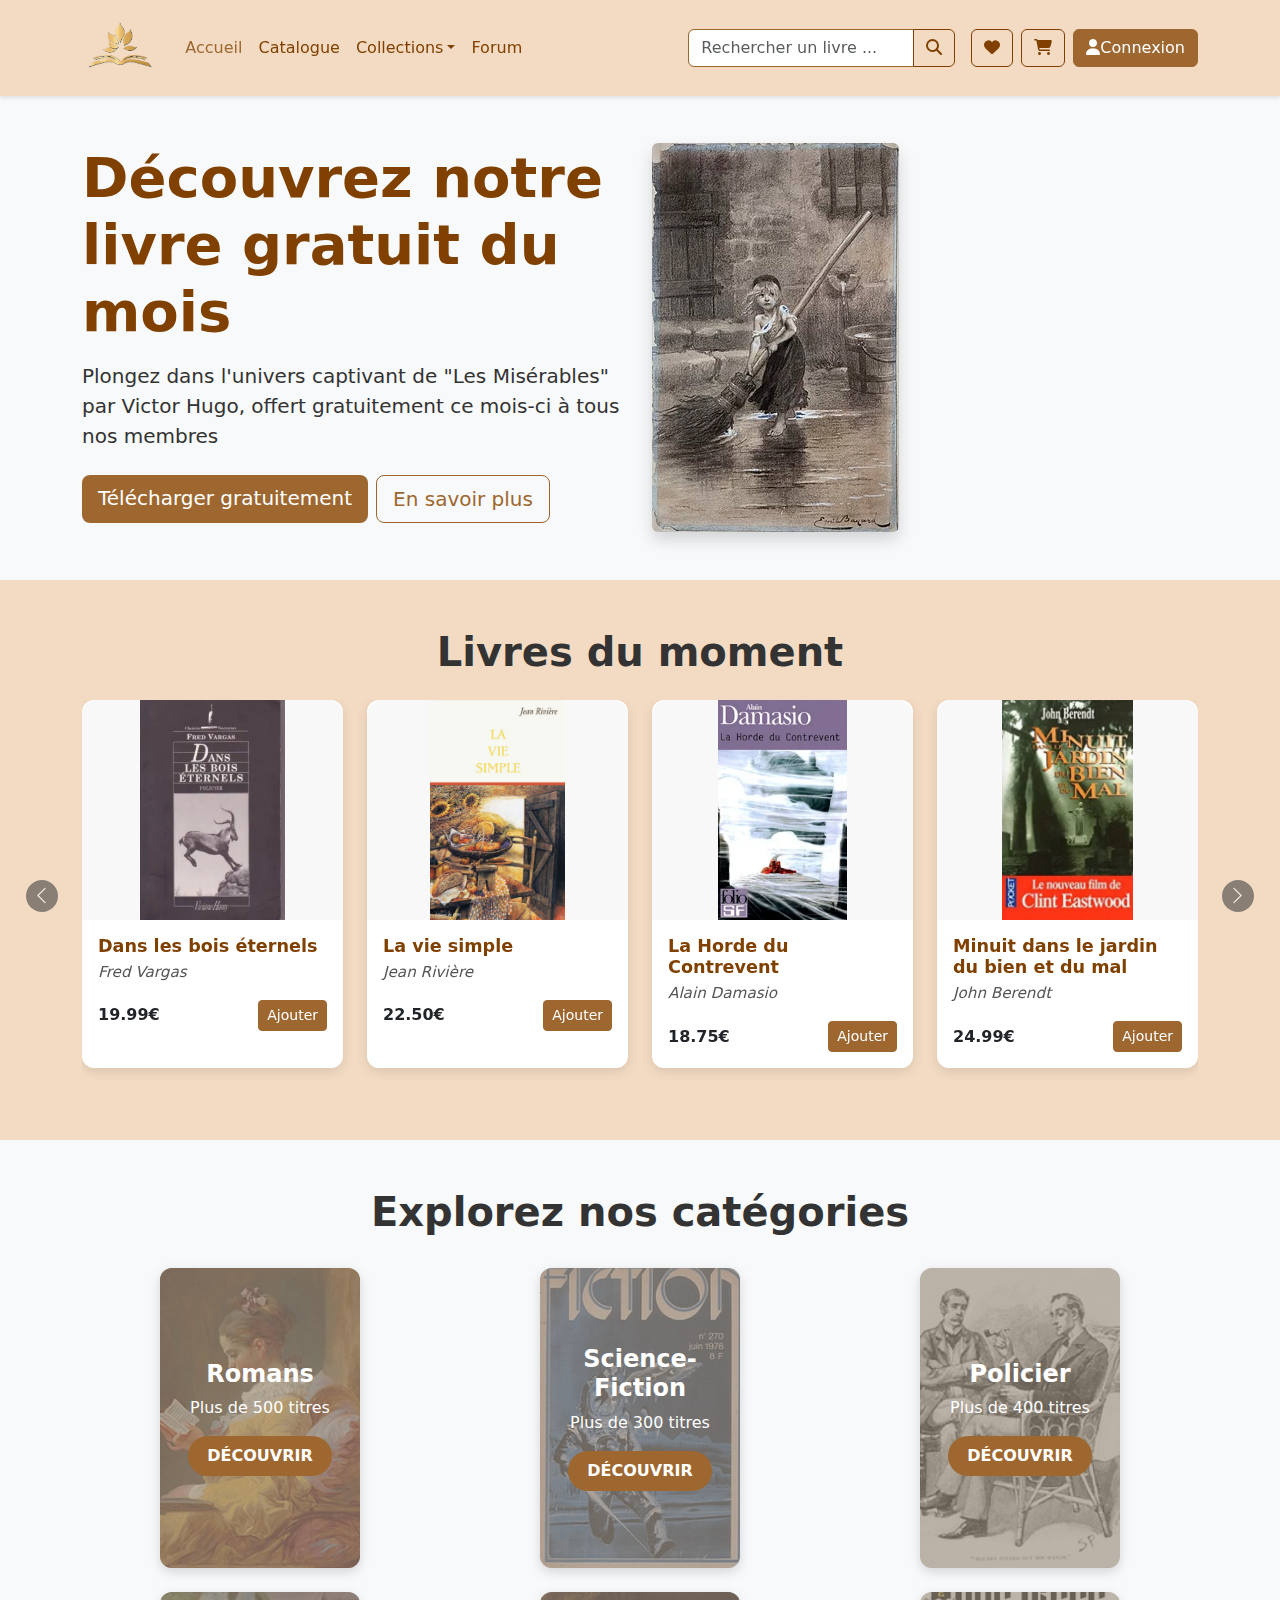
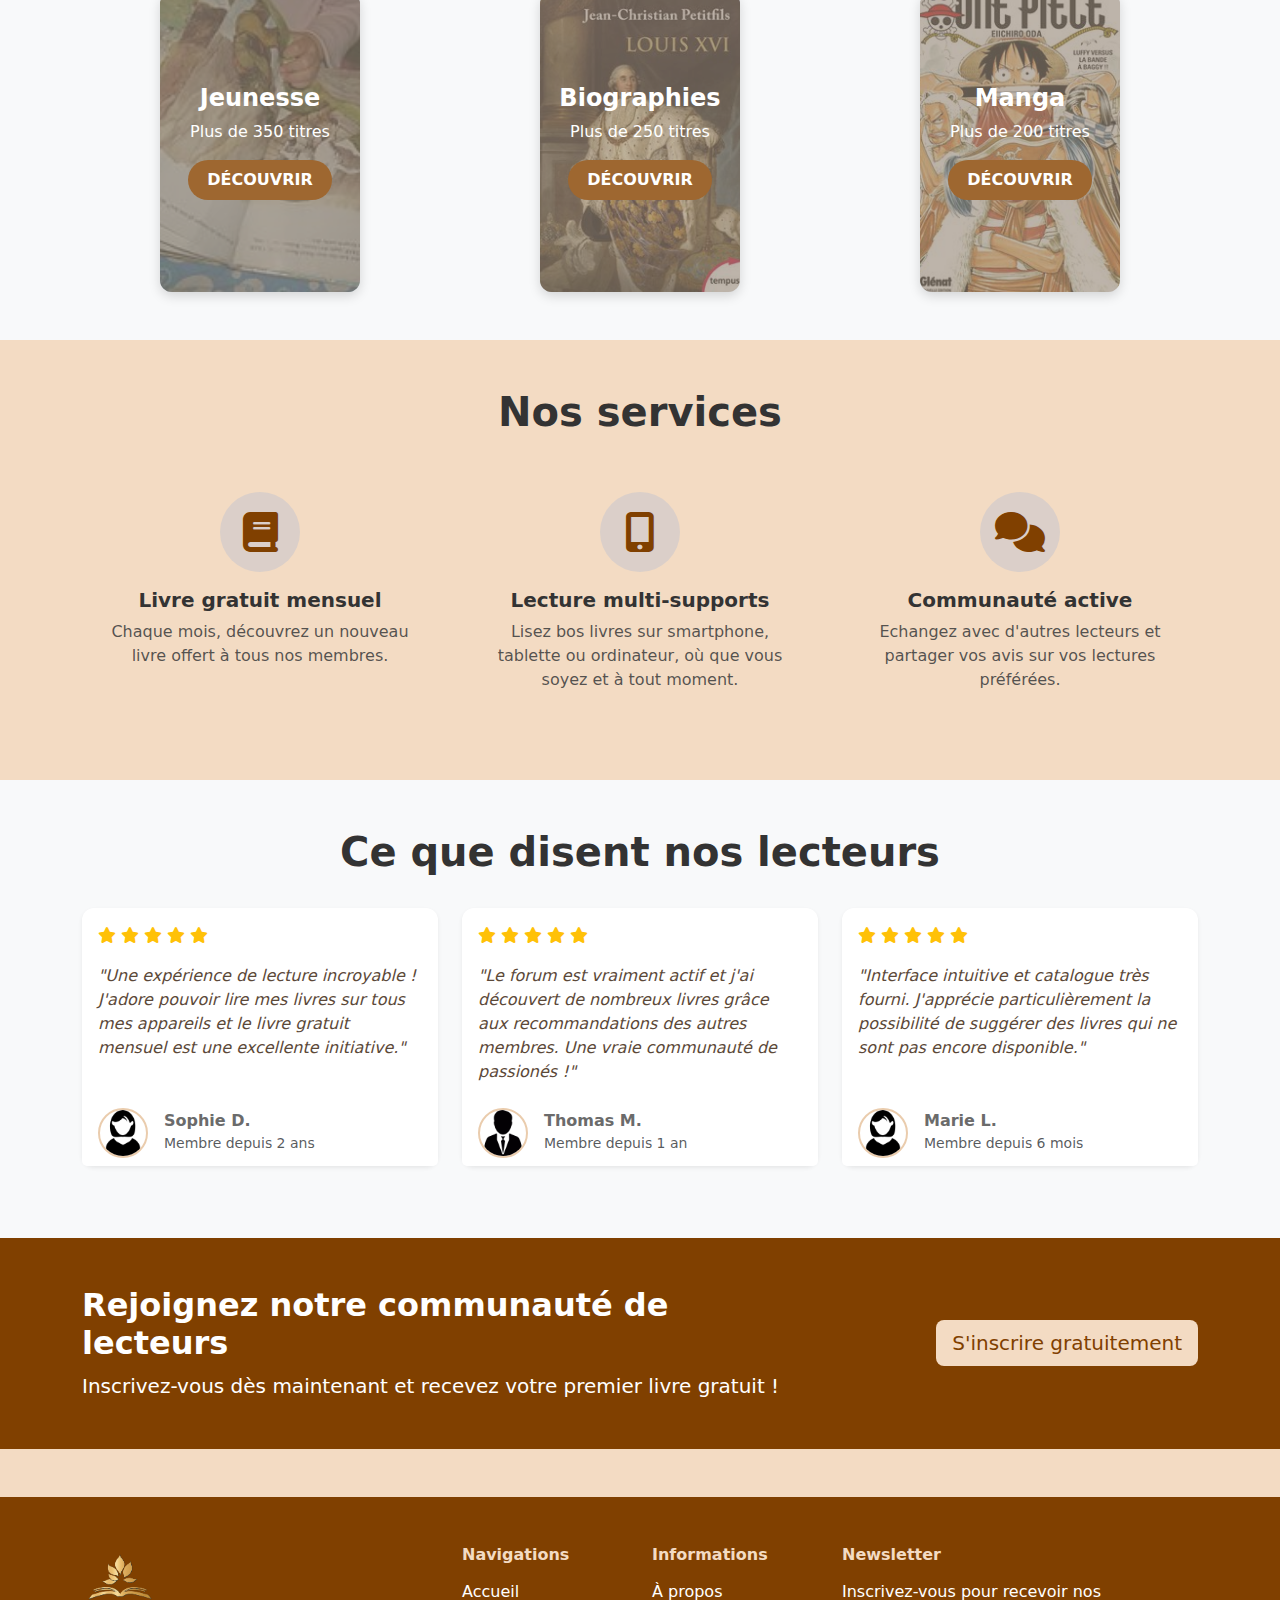
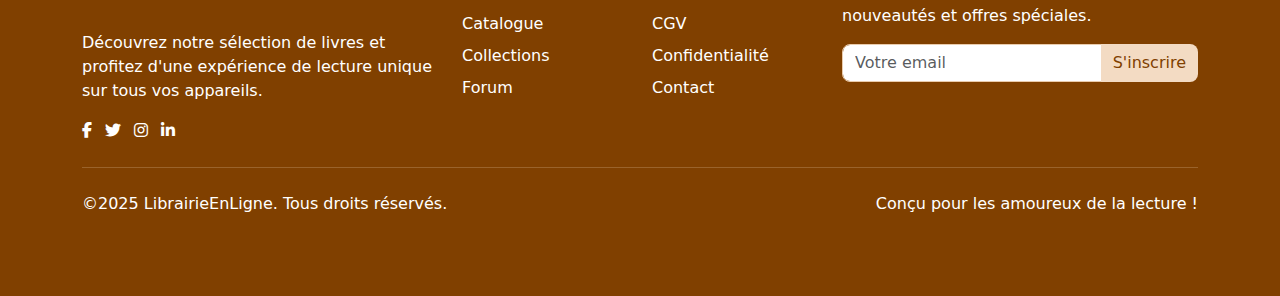
<file: index.html>
<!DOCTYPE html>
<html lang="fr">
<head>
    <meta charset="UTF-8">
    <meta name="viewport" content="width=device-width, initial-scale=1.0">
    <title>LibrairieEnLigne - Découvrez notre sélection de livres</title>
    
    <!-- Bootstrap -->
    <link href="https://cdn.jsdelivr.net/npm/bootstrap@5.3.5/dist/css/bootstrap.min.css" rel="stylesheet">
    <!-- Font Awesome Icons -->
    <link rel="stylesheet" href="https://cdnjs.cloudflare.com/ajax/libs/font-awesome/6.7.2/css/all.min.css" />

    <link rel="stylesheet" href="./css/style.css">
</head>
<body>
    <header>
        <nav class="navbar navbar-expand-lg navbar-light navbar-custom">
            <div class="container">
                <a class="navbar-brand" href="index.html">
                    <img src="/img/logo.png" alt="Librairie en ligne Logo" height="70">
                </a>
                <button class="navbar-toggler" type="button" data-bs-toggle="collapse" data-bs-target="#navbarMain" aria-controls="navbarMain" aria-expanded="false" aria-label="Toggle navigation">
                    <span class="navbar-toggler-icon"></span>
                </button>
                <div class="collapse navbar-collapse" id="navbarMain">
                    <ul class="navbar-nav me-auto mb-2 mb-lg-0">
                        <li class="nav-item">
                            <a class="nav-link active" aria-current="page" href="index.html">Accueil</a>
                        </li>
                        <li class="nav-item">
                            <a class="nav-link" href="./html/catalogue.html">Catalogue</a>
                        </li>
                        <li class="nav-item dropdown">
                            <a class="nav-link dropdown-toggle" href="#" id="navbarDropdown" role="button" data-bs-toggle="dropdown" aria-expanded="false">Collections</a>
                            <ul class="dropdown-menu" aria-labelledby="navbarDropdown">
                                <li><a class="dropdown-item" href="#">Romans</a></li>
                                <li><a class="dropdown-item" href="#">Science-Fiction</a></li>
                                <li><a class="dropdown-item" href="#">Policier</a></li>
                                <li><hr class="dropdown-divider"></li>
                                <li><a class="dropdown-item" href="#">Toutes les collections</a></li>
                            </ul>
                        </li>
                        <li class="nav-item">
                            <a class="nav-link" href="./html/forum.html">Forum</a>
                        </li>
                    </ul>
                    <form class="d-flex me-3">
                        <div class="input-group">
                            <input class="form-control" type="search" placeholder="Rechercher un livre ..." aria-label="Search">
                            <button class="btn btn-outline-primary" type="submit">
                                <i class="fa-solid fa-magnifying-glass"></i>
                            </button>
                        </div>
                    </form>
                    <div class="d-flex">
                        <a href="#" class="btn btn-outline-secondary me-2" data-bs-toggle="tooltip" title="Favoris">
                            <i class="fa-solid fa-heart"></i>
                        </a>
                        <a href="#" class="btn btn-outline-secondary me-2" data-bs-toggle="tooltip" title="Panier">
                            <i class="fa-solid fa-cart-shopping"></i>
                        </a>
                        <a href="#" class="btn btn-primary">
                            <i class="fa-solid fa-user"></i>Connexion
                        </a>
                    </div>
                </div>
            </div>
        </nav>
    </header>

    <!-- Contenu principal -->
    <section class="hero-banner bg-light py-5">
        <div class="container">
            <div class="row align-items-center">
                <div class="col-lg-6 mb-4 mb-lg-0">
                    <h1 class="display-4 fw-bold mb-3">Découvrez notre livre gratuit du mois</h1>
                    <p class="lead mb-4">Plongez dans l'univers captivant de "Les Misérables" par Victor Hugo, offert gratuitement ce mois-ci à tous nos membres</p>
                    <div class="d-flex flex-wrap">
                        <a href="#" class="btn btn-accent btn-lg me-2 mb-2">Télécharger gratuitement</a>
                        <a href="#" class="btn btn-outline-primary btn-lg mb-2">En savoir plus</a>
                    </div>
                </div>
                <div class="col-lg-6">
                    <img src="/img/victor_hugo.png" alt="Livre du mois" class="img-fluid rounded shadow">
                </div>
            </div>
        </div>
    </section>
    
    <!-- Livres du moment-->
    <section class="py-5">
        <div class="container position-relative">
            <h2 class="section-title mb-4"> Livres du moment</h2>
            <div id="carouselBooks" class="carousel slide" data-bs-ride="carousel">
                <div class="carousel-inner">
                    <div class="carousel-item active">
                        <div class="row">
                            <div class="col-md-3 col-sm-6 mb-4">
                                <div class="card book-card">
                                    <div class="img-container">
                                        <img src="/img/fred_vargas.png" class="card-img-top" alt="Livre 1">
                                    </div>
                                    <div class="card-body">
                                        <h5 class="card-title">Dans les bois éternels</h5>
                                        <p class="card-text">Fred Vargas</p>
                                        <div class="d-flex justify-content-between align-items-center">
                                            <span class="fw-bold">19.99€</span>
                                            <button class="btn btn-sm btn-primary">Ajouter</button>
                                        </div>
                                    </div>
                                </div>
                            </div>
                            <div class="col-md-3 col-sm-6 mb-4">
                                <div class="card book-card">
                                    <div class="img-container">
                                        <img src="/img/jean_riviere.png" class="card-img-top" alt="Livre 2">
                                    </div>
                                    <div class="card-body">
                                        <h5 class="card-title">La vie simple</h5>
                                        <p class="card-text">Jean Rivière</p>
                                        <div class="d-flex justify-content-between align-items-center">
                                            <span class="fw-bold">22.50€</span>
                                            <button class="btn btn-sm btn-primary">Ajouter</button>
                                        </div>
                                    </div>
                                </div>
                            </div>
                            <div class="col-md-3 col-sm-6 mb-4">
                                <div class="card book-card">
                                    <div class="img-container">
                                        <img src="/img/alain_damasio.png" class="card-img-top" alt="Livre 3">
                                    </div>
                                    <div class="card-body">
                                        <h5 class="card-title">La Horde du Contrevent</h5>
                                        <p class="card-text">Alain Damasio</p>
                                        <div class="d-flex justify-content-between align-items-center">
                                            <span class="fw-bold">18.75€</span>
                                            <button class="btn btn-sm btn-primary">Ajouter</button>
                                        </div>
                                    </div>
                                </div>
                            </div>
                            <div class="col-md-3 col-sm-6 mb-4">
                                <div class="card book-card">
                                    <div class="img-container">
                                        <img src="/img/john_berendt.png" class="card-img-top" alt="Livre 4">
                                    </div>
                                    <div class="card-body">
                                        <h5 class="card-title">Minuit dans le jardin du bien et du mal</h5>
                                        <p class="card-text">John Berendt</p>
                                        <div class="d-flex justify-content-between align-items-center">
                                            <span class="fw-bold">24.99€</span>
                                            <button class="btn btn-sm btn-primary">Ajouter</button>
                                        </div>
                                    </div>
                                </div>
                            </div>
                        </div>
                    </div>
                    <div class="carousel-item">
                        <div class="row">
                            <div class="col-md-3 col-sm-6 mb-4">
                                <div class="card book-card">
                                    <div class="img-container">
                                        <img src="/img/joel_dicker.png" class="card-img-top" alt="Livre 5">
                                    </div>
                                    <div class="card-body">
                                        <h5 class="card-title">L'énigme de la chambre 622</h5>
                                        <p class="card-text">Joël Dicker</p>
                                        <div class="d-flex justify-content-between align-items-center">
                                            <span class="fw-bold">17.99€</span>
                                            <button class="btn btn-sm btn-primary">Ajouter</button>
                                        </div>
                                    </div>
                                </div>
                            </div>
                            <div class="col-md-3 col-sm-6 mb-4">
                                <div class="card book-card h-100">
                                    <div class="img-container">
                                        <img src="/img/alexiane_lys.png" class="card-img-top" alt="Livre 6">
                                    </div>
                                    <div class="card-body">
                                        <h5 class="card-title">Les Ailes d'Emeraude</h5>
                                        <p class="card-text">Alexiane de Lys</p>
                                        <div class="d-flex justify-content-between align-items-center">
                                            <span class="fw-bold">21.50€</span>
                                            <button class="btn btn-sm btn-primary">Ajouter</button>
                                        </div>
                                    </div>
                                </div>
                            </div>
                            <div class="col-md-3 col-sm-6 mb-4">
                                <div class="card book-card">
                                    <div class="img-container">
                                        <img src="/img/kate_morton.png" class="card-img-top" alt="Livre 7">
                                    </div>
                                    <div class="card-body">
                                        <h5 class="card-title">Le Jardin des Secrets</h5>
                                        <p class="card-text">Kate Morton</p>
                                        <div class="d-flex justify-content-between align-items-center">
                                            <span class="fw-bold">19.25€</span>
                                            <button class="btn btn-sm btn-primary">Ajouter</button>
                                        </div>
                                    </div>
                                </div>
                            </div>
                            <div class="col-md-3 col-sm-6 mb-4">
                                <div class="card book-card">
                                    <div class="img-container">
                                        <img src="/img/jp_dubois.png" class="card-img-top" alt="Livre 8">
                                    </div>
                                    <div class="card-body">
                                        <h5 class="card-title">Tous les hommes n'habitent pas ...</h5>
                                        <p class="card-text">Jean-Paul Dubois</p>
                                        <div class="d-flex justify-content-between align-items-center">
                                            <span class="fw-bold">23.99€</span>
                                            <button class="btn btn-sm btn-primary">Ajouter</button>
                                        </div>
                                    </div>
                                </div>
                            </div>
                        </div>
                    </div>
                </div>
                <button class="carousel-control-prev" type="button" data-bs-target="#carouselBooks" data-bs-slide="prev">
                    <span class="carousel-control-prev-icon bg-dark rounded-circle" aria-hidden="true"></span>
                    <span class="visually-hidden">Précédent</span>
                </button>
                <button class="carousel-control-next" type="button" data-bs-target="#carouselBooks" data-bs-slide="next">
                    <span class="carousel-control-next-icon bg-dark rounded-circle" aria-hidden="true"></span>
                    <span class="visually-hidden">Suivant</span>
                </button>
            </div>
        </div>
    </section>
    
     <!-- Catégories -->
    <section class="py-5 bg-light">
        <div class="container">
            <h2 class="section-title">Explorez nos catégories</h2>
            <div class="row g-4">
                <div class="col-lg-4 col-md-6">
                    <div class="category-card">
                        <img src="/img/roman.png" alt="Romans">
                        <div class="category-overlay">
                            <h3 class="category-title">Romans</h3>
                            <p class="category-count">Plus de 500 titres</p>
                            <a href="#" class="btn category-btn">Découvrir</a>
                        </div>
                    </div>
                </div>
                <div class="col-lg-4 col-md-6">
                    <div class="category-card">
                        <img src="/img/sci-fi.png" alt="Science-Fiction">
                        <div class="category-overlay">
                            <h3 class="category-title">Science-Fiction</h3>
                            <p class="category-count">Plus de 300 titres</p>
                            <a href="#" class="btn category-btn">Découvrir</a>
                        </div>
                    </div>
                </div>
                <div class="col-lg-4 col-md-6">
                    <div class="category-card">
                        <img src="/img/policier.png" alt="Policier">
                        <div class="category-overlay">
                            <h3 class="category-title">Policier</h3>
                            <p class="category-count">Plus de 400 titres</p>
                            <a href="#" class="btn category-btn">Découvrir</a>
                        </div>
                    </div>
                </div>
                <div class="col-lg-4 col-md-6">
                    <div class="category-card">
                        <img src="/img/jeunesse.png" alt="Jeunesse">
                        <div class="category-overlay">
                            <h3 class="category-title">Jeunesse</h3>
                            <p class="category-count">Plus de 350 titres</p>
                            <a href="#" class="btn category-btn">Découvrir</a>
                        </div>
                    </div>
                </div>
                <div class="col-lg-4 col-md-6">
                    <div class="category-card">
                        <img src="/img/biographie.png" alt="Biographies">
                        <div class="category-overlay">
                            <h3 class="category-title">Biographies</h3>
                            <p class="category-count">Plus de 250 titres</p>
                            <a href="#" class="btn category-btn">Découvrir</a>
                        </div>
                    </div>
                </div>
                <div class="col-lg-4 col-md-6">
                    <div class="category-card">
                        <img src="/img/manga.png" alt="Manga">
                        <div class="category-overlay">
                            <h3 class="category-title">Manga</h3>
                            <p class="category-count">Plus de 200 titres</p>
                            <a href="#" class="btn category-btn">Découvrir</a>
                        </div>
                    </div>
                </div>
            </div>
        </div>
    </section>
    
      <!-- Services -->
    <section class="py-5">
        <div class="container">
            <h2 class="section-title">Nos services</h2>
            <div class="row g-4">
                <div class="col-md-4">
                    <div class="text-center p-4">
                        <div class="feature-icon bg-primary bg-opacity-10 p-3 rounded-circle mb-3 mx-auto" style="width: 80px; height: 80px;">
                            <i class="fa-solid fa-book fa-2x"></i>
                        </div>
                        <h3 class="h5">Livre gratuit mensuel</h3>
                        <p class="text-muted">Chaque mois, découvrez un nouveau livre offert à tous nos membres.</p>
                    </div>
                </div>
                <div class="col-md-4">
                    <div class="text-center p-4">
                        <div class="feature-icon bg-primary bg-opacity-10 p-3 rounded-circle mb-3 mx-auto" style="width: 80px; height: 80px;">
                            <i class="fas fa-mobile-alt fa-2x"></i>
                        </div>
                        <h3 class="h5">Lecture multi-supports</h3>
                        <p class="text-muted">Lisez bos livres sur smartphone, tablette ou ordinateur, où que vous soyez et à tout moment.</p>
                    </div>
                </div>
                <div class="col-md-4">
                    <div class="text-center p-4">
                        <div class="feature-icon bg-primary bg-opacity-10 p-3 rounded-circle mb-3 mx-auto" style="width: 80px; height: 80px;">
                            <i class="fas fa-comments fa-2x"></i>
                        </div>
                        <h3 class="h5">Communauté active</h3>
                        <p class="text-muted">Echangez avec d'autres lecteurs et partager vos avis sur vos lectures préférées.</p>
                    </div>
                </div>
            </div>
        </div>
    </section>
    
    <!-- Témoignages -->
    <section class="py-5 bg-light">
        <div class="container">
            <h2 class="section-title">Ce que disent nos lecteurs</h2>
            <div class="row">
                <div class="col-lg-4 col-md-6 mb-4">
                    <div class="card h-100 border-0 shadow-sm">
                        <div class="card-body">
                            <div class="mb-3">
                                <i class="fas fa-star text-warning"></i>
                                <i class="fas fa-star text-warning"></i>
                                <i class="fas fa-star text-warning"></i>
                                <i class="fas fa-star text-warning"></i>
                                <i class="fas fa-star text-warning"></i>
                            </div>
                            <p class="card-text">"Une expérience de lecture incroyable ! J'adore pouvoir lire mes livres sur tous mes appareils et le livre gratuit mensuel est une excellente initiative."</p>
                        </div>
                        <div class="card-footer bg-white border-0">
                            <div class="d-flex align-items-center">
                                <img src="/img/woman-avatar.png" class="rounded-circle me-3" alt="Sophie D.">
                                <div>
                                    <h6 class="mb-0">Sophie D.</h6>
                                    <small class="text-muted">Membre depuis 2 ans</small>
                                </div>
                            </div>
                        </div>
                    </div>
                </div>
                <div class="col-lg-4 col-md-6 mb-4">
                    <div class="card h-100 border-0 shadow-sm">
                        <div class="card-body">
                            <div class="mb-3">
                                <i class="fas fa-star text-warning"></i>
                                <i class="fas fa-star text-warning"></i>
                                <i class="fas fa-star text-warning"></i>
                                <i class="fas fa-star text-warning"></i>
                                <i class="fas fa-star text-warning"></i>
                            </div>
                            <p class="card-text">"Le forum est vraiment actif et j'ai découvert de nombreux livres grâce aux recommandations des autres membres. Une vraie communauté de passionés !"</p>
                        </div>
                        <div class="card-footer bg-white border-0">
                            <div class="d-flex align-items-center">
                                <img src="/img/man-in-suit-and-tie.png" class="rounded-circle me-3" alt="Thomas M.">
                                <div>
                                    <h6 class="mb-0">Thomas M.</h6>
                                    <small class="text-muted">Membre depuis 1 an</small>
                                </div>
                            </div>
                        </div>
                    </div>
                </div>
                <div class="col-lg-4 col-md-6 mb-4">
                    <div class="card h-100 border-0 shadow-sm">
                        <div class="card-body">
                            <div class="mb-3">
                                <i class="fas fa-star text-warning"></i>
                                <i class="fas fa-star text-warning"></i>
                                <i class="fas fa-star text-warning"></i>
                                <i class="fas fa-star text-warning"></i>
                                <i class="fas fa-star text-warning"></i>
                            </div>
                            <p class="card-text">"Interface intuitive et catalogue très fourni. J'apprécie particulièrement la possibilité de suggérer des livres qui ne sont pas encore disponible."</p>
                        </div>
                        <div class="card-footer bg-white border-0">
                            <div class="d-flex align-items-center">
                                <img src="/img/woman-avatar.png" class="rounded-circle me-3" alt="Marie L.">
                                <div>
                                    <h6 class="mb-0">Marie L.</h6>
                                    <small class="text-muted">Membre depuis 6 mois</small>
                                </div>
                            </div>
                        </div>
                    </div>
                </div>
            </div>
        </div>
    </section>
    
    <!-- Actions -->
    <section class="py-5 bg-primary text-white">
        <div class="container">
            <div class="row align-items-center">
                <div class="col-lg-8 mb-4 mb-lg-0">
                    <h2 class="fw-bold">Rejoignez notre communauté de lecteurs</h2>
                    <p class="lead mb-0">Inscrivez-vous dès maintenant et recevez votre premier livre gratuit !</p>
                </div>
                <div class="col-lg-4 text-lg-end">
                    <a href="#" class="btn btn-light btn-lg">S'inscrire gratuitement</a>
                </div>
            </div>
        </div>
    </section>

    <footer class="footer mt-5">
        <div class="container">
            <div class="row">
                <div class="col-lg-4 mb-4 mb-lg-0">
                    <img src="/img/logo.png" alt="LibrairieEnLigne Logo" class="mb-3">
                    <p>Découvrez notre sélection de livres et profitez d'une expérience de lecture unique sur tous vos appareils.</p>
                    <div class="social-links">
                        <a href="#" class="text-white me-2"><i class="fab fa-facebook-f"></i></a>
                        <a href="#" class="text-white me-2"><i class="fab fa-twitter"></i></a>
                        <a href="#" class="text-white me-2"><i class="fab fa-instagram"></i></a>
                        <a href="#" class="text-white"><i class="fab fa-linkedin-in"></i></a>
                    </div>
                </div>
                <div class="col-lg-2 col-md-4 mb-4 mb-md-0">
                    <h5>Navigations</h5>
                    <ul class="list-unstyled">
                        <li class="mb-2"><a href="../index.html" class="text-white text-decoration-none">Accueil</a></li>
                        <li class="mb-2"><a href="./html/catalogue.html" class="text-white text-decoration-none">Catalogue</a></li>
                        <li class="mb-2"><a href="#" class="text-white text-decoration-none">Collections</a></li>
                        <li class="mb-2"><a href="./html/forum.html" class="text-white text-decoration-none">Forum</a></li>
                    </ul>
                </div>
                <div class="col-lg-2 col-md-4 mb-4 mb-md-0">
                    <h5>Informations</h5>
                    <ul class="list-unstyled">
                        <li class="mb-2"><a href="#" class="text-white text-decoration-none">À propos</a></li>
                        <li class="mb-2"><a href="#" class="text-white text-decoration-none">CGV</a></li>
                        <li class="mb-2"><a href="#" class="text-white text-decoration-none">Confidentialité</a></li>
                        <li class="mb-2"><a href="#" class="text-white text-decoration-none">Contact</a></li>
                    </ul>
                </div>
                <div class="col-lg-4 col-md-4">
                    <h5>Newsletter</h5>
                    <p>Inscrivez-vous pour recevoir nos nouveautés et offres spéciales.</p>
                    <form>
                        <div class="input-group mb-3">
                            <input type="email" class="form-control" placeholder="Votre email" aria-label="Email" aria-describedby="button-newsletter">
                            <button class="btn btn-accent" type="button" id="button-newsletter">S'inscrire</button>
                        </div>
                    </form>
                </div>
            </div>
            <hr class="my-4 bg-light">
            <div class="row">
                <div class="col-md-6 text-center text-md-start">
                    <p class="mb-0">&copy;2025 LibrairieEnLigne. Tous droits réservés.</p>
                </div>
                <div class="col-md-6 text-center text-md-end">
                    <p class="mb-0">Conçu pour les amoureux de la lecture !</p>
                </div>
            </div>
        </div>
    </footer>

    
    <!-- // Bootstrap JS Bundle //-->
    <script src="https://cdn.jsdelivr.net/npm/bootstrap@5.3.5/dist/js/bootstrap.bundle.min.js"></script>
    <script src="./js/script.js"></script>
</body>
</html>
</file>
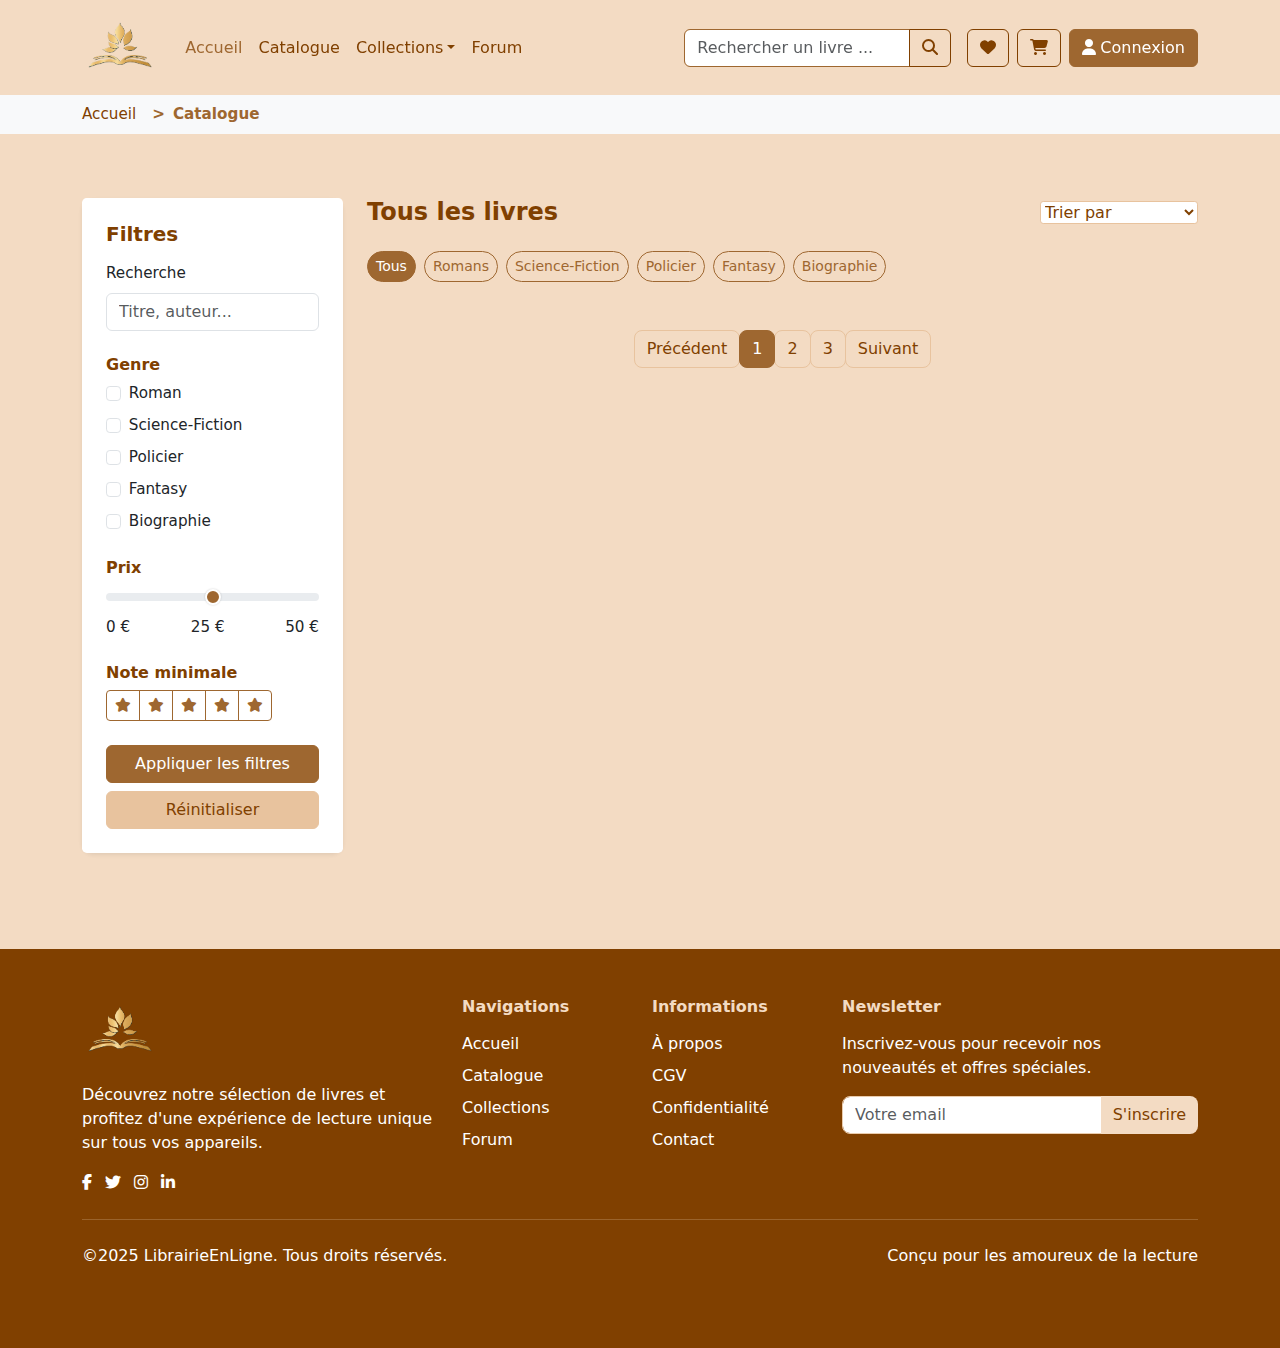
<file: html/catalogue.html>
<!DOCTYPE html>
<html lang="fr">
<head>
    <meta charset="UTF-8">
    <meta name="viewport" content="width=device-width, initial-scale=1.0">
    <title>LibrairieEnLigne - Découvrez notre sélection de livres</title>
    
    <!-- Bootstrap -->
    <link href="https://cdn.jsdelivr.net/npm/bootstrap@5.3.5/dist/css/bootstrap.min.css" rel="stylesheet">
    <!-- Font Awesome Icons -->
    <link rel="stylesheet" href="https://cdnjs.cloudflare.com/ajax/libs/font-awesome/6.7.2/css/all.min.css" />

    <link rel="stylesheet" href="../css/style.css">
</head>
<body class="catalogue-page">
    <header>
        <nav class="navbar navbar-expand-lg navbar-light navbar-custom">
            <div class="container">
                <a class="navbar-brand" href="../index.html">
                    <img src="../img/logo.png" alt="Librairie en ligne Logo" height="70">
                </a>
                <button class="navbar-toggler" type="button" data-bs-toggle="collapse" data-bs-target="#navbarMain" aria-controls="navbarMain" aria-expanded="false" aria-label="Toggle navigation">
                    <span class="navbar-toggler-icon"></span>
                </button>
                <div class="collapse navbar-collapse" id="navbarMain">
                    <ul class="navbar-nav me-auto mb-2 mb-lg-0">
                        <li class="nav-item">
                            <a class="nav-link active" aria-current="page" href="../index.html">Accueil</a>
                        </li>
                        <li class="nav-item">
                            <a class="nav-link" href="catalogue.html">Catalogue</a>
                        </li>
                        <li class="nav-item dropdown">
                            <a class="nav-link dropdown-toggle" href="#" id="navbarDropdown" role="button" data-bs-toggle="dropdown" aria-expanded="false">Collections</a>
                            <ul class="dropdown-menu" aria-labelledby="navbarDropdown">
                                <li><a class="dropdown-item" href="#">Romans</a></li>
                                <li><a class="dropdown-item" href="#">Science-Fiction</a></li>
                                <li><a class="dropdown-item" href="#">Policier</a></li>
                                <li><hr class="dropdown-divider"></li>
                                <li><a class="dropdown-item" href="#">Toutes les collections</a></li>
                            </ul>
                        </li>
                        <li class="nav-item">
                            <a class="nav-link" href="forum.html">Forum</a>
                        </li>
                    </ul>
                    <form class="d-flex me-3">
                        <div class="input-group">
                            <input class="form-control" type="search" placeholder="Rechercher un livre ..." aria-label="Search">
                            <button class="btn btn-outline-primary" type="submit">
                                <i class="fas fa-search"></i>
                            </button>
                        </div>
                    </form>
                    <div class="d-flex">
                        <a href="#" class="btn btn-outline-secondary me-2" data-bs-toggle="tooltip" title="Favoris">
                            <i class="fas fa-heart"></i>
                        </a>
                        <a href="#" class="btn btn-outline-secondary me-2" data-bs-toggle="tooltip" title="Panier">
                            <i class="fas fa-shopping-cart"></i>
                        </a>
                        <a href="#" class="btn btn-primary">
                            <i class="fas fa-user me-1"></i>Connexion
                        </a>
                    </div>
                </div>
            </div>
        </nav>
    </header>

    <!-- Fil d'Ariane -->
    <div class="bg-light py-2 breadcrumb-container">
        <div class="container">
            <nav arial-label="breadcrumb">
                <ol class="breadcrumb mb-0">
                    <li class="breadcrumb-item"><a href="../index.html">Accueil</a></li>
                    <li class="breadcrumb-item active" aria-current="page">Catalogue</li>
                </ol>
            </nav>
        </div>
    </div>

    <!-- Contenu principal -->
    <main class="py-5">
        <div class="container">
            <div class="row">
                <!-- Filtres -->
                <div class="col-lg-3 mb-4 mb-lg-0">
                    <div class="card border-0 shadow-sm">
                        <div class="card-body">
                            <h5 class="card-title mb-3">Filtres</h5>

                            <!-- Recherche -->
                            <div class="mb-4">
                                <label for="searchFilter" class="form-label">Recherche</label>
                                <input type="text" class="form-control" id="searchFilter" placeholder="Titre, auteur...">
                            </div>

                            <!-- Filtre par genre-->
                            <div class="mb-4">
                                <h6 class="fw-bold mb-2">Genre</h6>
                                <div class="form-check mb-2">
                                    <input class="form-check-input" type="checkbox" value="" id="genreRoman">
                                    <label class="form-check-label" for="genreRoman">Roman</label>
                                </div>
                                <div class="form-check mb-2">
                                    <input class="form-check-input" type="checkbox" value="" id="genreSF">
                                    <label class="form-check-label" for="genreSF">Science-Fiction</label>
                                </div>
                                <div class="form-check mb-2">
                                    <input class="form-check-input" type="checkbox" value="" id="genrePolicier">
                                    <label class="form-check-label" for="genrePolicier">Policier</label>
                                </div>
                                <div class="form-check mb-2">
                                    <input class="form-check-input" type="checkbox" value="" id="genreFantasy">
                                    <label class="form-check-label" for="genreFantasy">Fantasy</label>
                                </div>
                                <div class="form-check mb-2">
                                    <input class="form-check-input" type="checkbox" value="" id="genreBiographie">
                                    <label class="form-check-label" for="genreBiographie">Biographie</label>
                                </div>
                            </div>

                            <!-- Filtre par prix -->
                            <div class="mb-4">
                                <h6 class="fw-bold mb-2">Prix</h6>
                                <div class="range">
                                    <input type="range" class="form-range" min="0" max="50" step="5" id="priceRange">
                                </div>
                                <div class="d-flex justify-content-between">
                                    <span>0 €</span>
                                    <span id="priceValue">25 €</span>
                                    <span>50 €</span>
                                </div>
                            </div>

                            <!-- Filtre par note -->
                            <div class="mb-4">
                                <h6 class="fw-bold mb-2">Note minimale</h6>
                                <div class="rating">
                                    <div class="btn-group" role="group" aria-label="Note minimale">
                                        <button type="button" class="btn btn-outline-warning btn-sm" data-rating="1"><i class="fas fa-star"></i></button>
                                        <button type="button" class="btn btn-outline-warning btn-sm" data-rating="2"><i class="fas fa-star"></i></button>
                                        <button type="button" class="btn btn-outline-warning btn-sm" data-rating="3"><i class="fas fa-star"></i></button>
                                        <button type="button" class="btn btn-outline-warning btn-sm" data-rating="4"><i class="fas fa-star"></i></button>
                                        <button type="button" class="btn btn-outline-warning btn-sm" data-rating="5"><i class="fas fa-star"></i></button>
                                    </div>
                                </div>
                            </div>

                            <!-- Boutons -->
                            <div class="d-grid gap-2">
                                <button class="btn btn-primary" type="button">Appliquer les filtres</button>
                                <button class="btn btn-secondary" type="button">Réinitialiser</button>
                            </div>
                        </div>
                    </div>
                </div>

                <!-- Résultats de recherche -->
                <div class="col-lg-9">
                    <div class="d-flex justify-content-between align-items-center mb-4">
                        <h2 class="h4 mb-0">Tous les livres</h2>
                        <div class="d-flex align-items-center">
                            <select class="form select">
                                <option selected>Trier par</option>
                                <option value="1">Popularité</option>
                                <option value="2">Prix croissant</option>
                                <option value="3">Prix décroissant</option>
                                <option value="4">Date de parution</option>
                            </select>
                        </div>
                    </div>

                    <!-- Filtres 'rapides' -->
                    <div class="mb-4">
                        <div class="d-flex flex-wrap gap-2">
                            <button class="btn btn-sm btn-primary filter-btn active" data-category="Tous" onclick="filterBooks('Tous')">Tous</button>
                            <button class="btn btn-sm btn-outline-primary filter-btn" data-category="Romans" onclick="filterBooks('Romans')">Romans</button>
                            <button class="btn btn-sm btn-outline-primary filter-btn" data-category="Science-Fiction" onclick="filterBooks('Science-Fiction')">Science-Fiction</button>
                            <button class="btn btn-sm btn-outline-primary filter-btn" data-category="Policier" onclick="filterBooks('Policier')">Policier</button>
                            <button class="btn btn-sm btn-outline-primary filter-btn" data-category="Fantasy" onclick="filterBooks('Fantasy')">Fantasy</button>
                            <button class="btn btn-sm btn-outline-primary filter-btn" data-category="Biographie" onclick="filterBooks('Biographie')">Biographie</button>
                        </div>
                    </div>

                    <!-- Grille livres-->
                    <div class="row books-container g-4">

                    </div>

                    <!-- Pagination -->
                    <nav aria-label="Pagination" class="mt-5">
                        <ul class="pagination justify-content-center">
                            <li class="page-item disabled">
                                <a class="page-link" href="#" tabindex="-1" aria-disabled="true">Précédent</a>
                            </li>
                            <li class="page-item active"><a class="page-link" href="#">1</a></li>
                            <li class="page-item"><a class="page-link" href="#">2</a></li>
                            <li class="page-item"><a class="page-link" href="#">3</a></li>
                            <li class="page-item">
                                <a class="page-link" href="#">Suivant</a>
                            </li>
                        </ul>
                    </nav>
                </div>
            </div>
        </div>
    </main>



    <footer class="footer mt-5">
        <div class="container">
            <div class="row">
                <div class="col-lg-4 mb-4 mb-lg-0">
                    <img src="../img/logo.png" alt="LibrairieEnLigne Logo" class="mb-3">
                    <p>Découvrez notre sélection de livres et profitez d'une expérience de lecture unique sur tous vos appareils.</p>
                    <div class="social-links">
                        <a href="#" class="text-white me-2"><i class="fab fa-facebook-f"></i></a>
                        <a href="#" class="text-white me-2"><i class="fab fa-twitter"></i></a>
                        <a href="#" class="text-white me-2"><i class="fab fa-instagram"></i></a>
                        <a href="#" class="text-white"><i class="fab fa-linkedin-in"></i></a>
                    </div>
                </div>
                <div class="col-lg-2 col-md-4 mb-4 mb-md-0">
                    <h5>Navigations</h5>
                    <ul class="list-unstyled">
                        <li class="mb-2"><a href="../index.html" class="text-white text-decoration-none">Accueil</a></li>
                        <li class="mb-2"><a href="catalogue.html" class="text-white text-decoration-none">Catalogue</a></li>
                        <li class="mb-2"><a href="#" class="text-white text-decoration-none">Collections</a></li>
                        <li class="mb-2"><a href="forum.html" class="text-white text-decoration-none">Forum</a></li>
                    </ul>
                </div>
                <div class="col-lg-2 col-md-4 mb-4 mb-md-0">
                    <h5>Informations</h5>
                    <ul class="list-unstyled">
                        <li class="mb-2"><a href="#" class="text-white text-decoration-none">À propos</a></li>
                        <li class="mb-2"><a href="#" class="text-white text-decoration-none">CGV</a></li>
                        <li class="mb-2"><a href="#" class="text-white text-decoration-none">Confidentialité</a></li>
                        <li class="mb-2"><a href="#" class="text-white text-decoration-none">Contact</a></li>
                    </ul>
                </div>
                <div class="col-lg-4 col-md-4">
                    <h5>Newsletter</h5>
                    <p>Inscrivez-vous pour recevoir nos nouveautés et offres spéciales.</p>
                    <form>
                        <div class="input-group mb-3">
                            <input type="email" class="form-control" placeholder="Votre email" aria-label="Email" aria-describedby="button-newsletter">
                            <button class="btn btn-accent" type="button" id="button-newsletter">S'inscrire</button>
                        </div>
                    </form>
                </div>
            </div>
            <hr class="my-4 bg-light">
            <div class="row">
                <div class="col-md-6 text-center text-md-start">
                    <p class="mb-0">&copy;2025 LibrairieEnLigne. Tous droits réservés.</p>
                </div>
                <div class="col-md-6 text-center text-md-end">
                    <p class="mb-0">Conçu pour les amoureux de la lecture</p>
                </div>
            </div>
        </div>
    </footer>

    
    <!-- Bootstrap JS Bundle -->
    <script src="https://cdn.jsdelivr.net/npm/bootstrap@5.3.5/dist/js/bootstrap.bundle.min.js"></script>
    <script src="../js/script.js"></script>
</body>
</html>
</file>
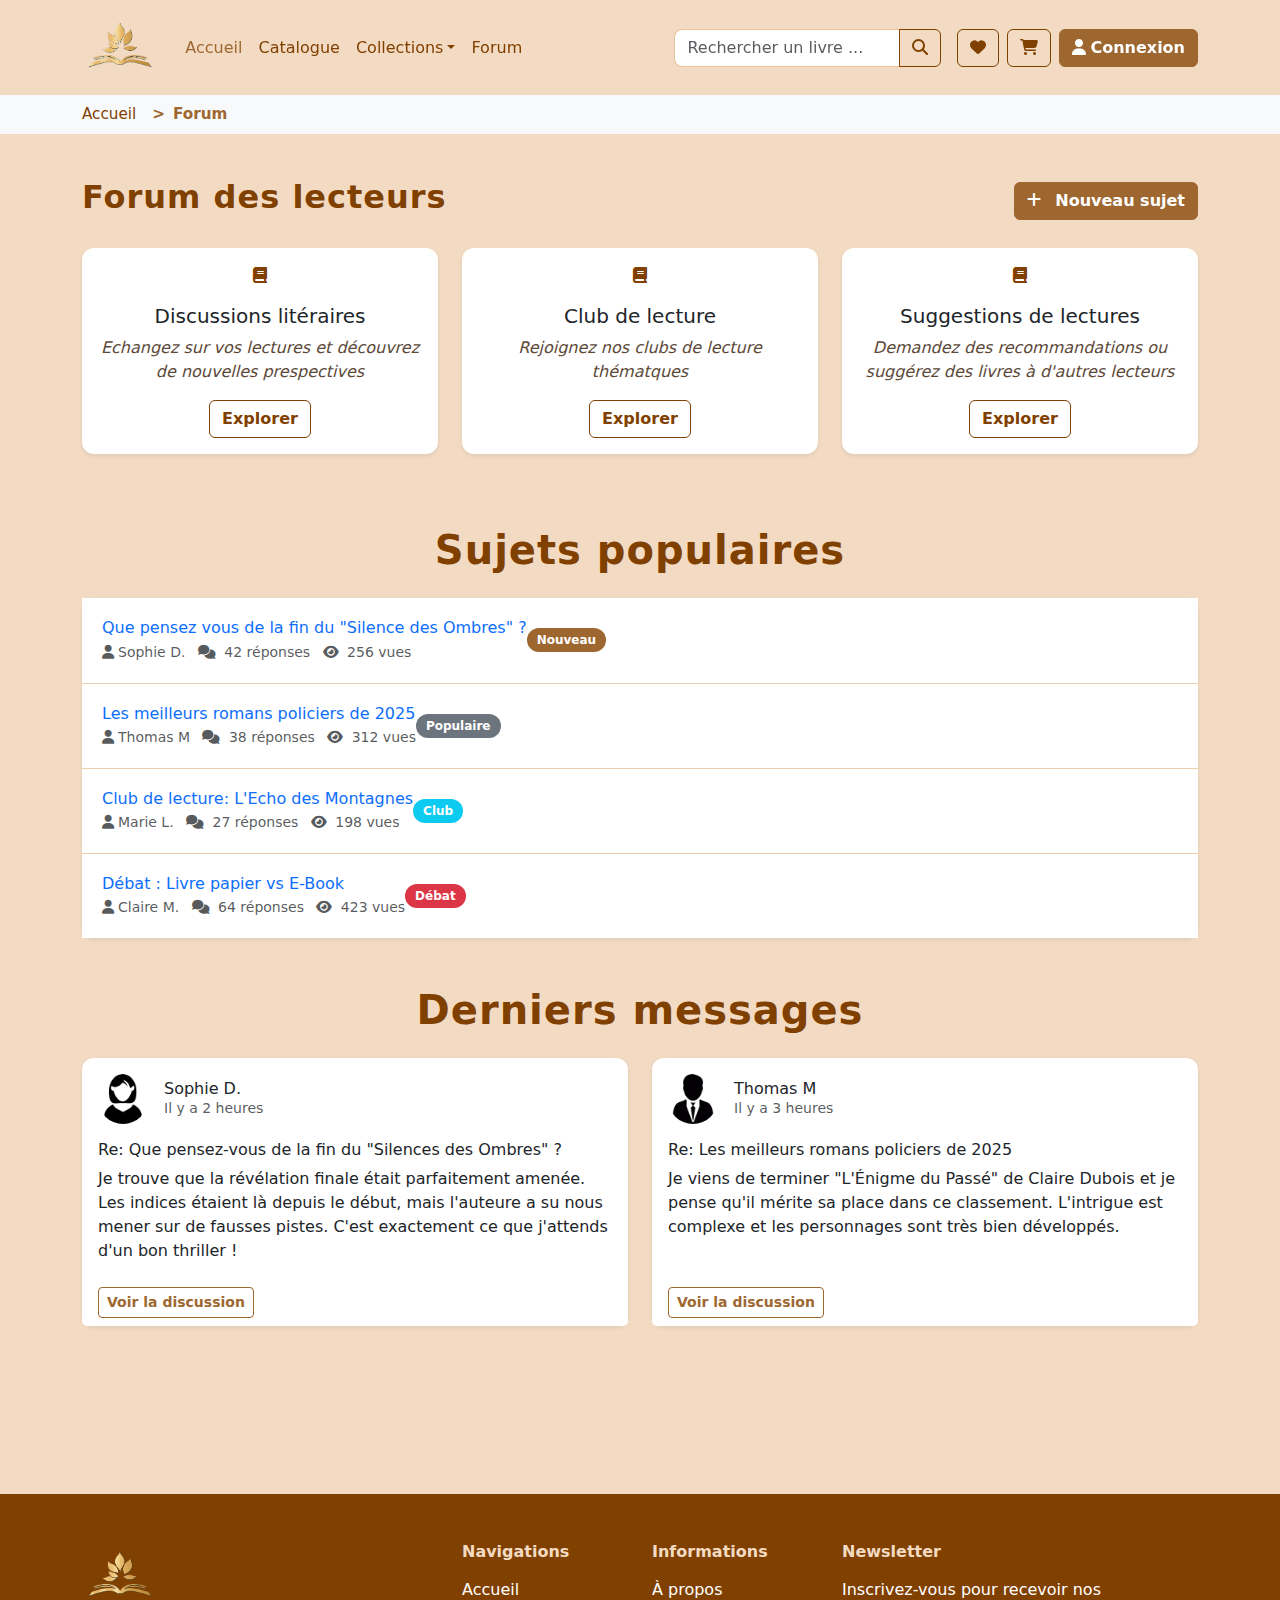
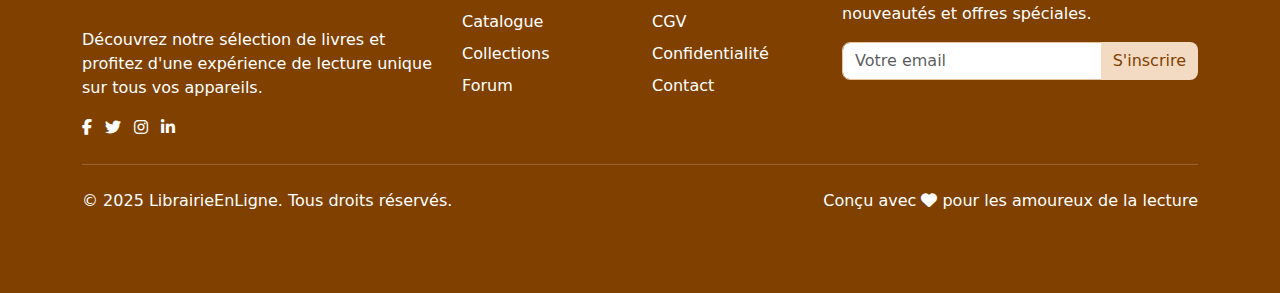
<file: html/forum.html>
<!DOCTYPE html>
<html lang="fr">
<head>
    <meta charset="UTF-8">
    <meta name="viewport" content="width=device-width, initial-scale=1.0">
    <title>LibrairieEnLigne - Découvrez notre sélection de livres</title>
    
    <!-- Bootstrap -->
    <link href="https://cdn.jsdelivr.net/npm/bootstrap@5.3.5/dist/css/bootstrap.min.css" rel="stylesheet">
    <!-- Font Awesome Icons -->
    <link rel="stylesheet" href="https://cdnjs.cloudflare.com/ajax/libs/font-awesome/6.7.2/css/all.min.css" />

    <link rel="stylesheet" href="../css/style.css">
</head>
<body class="forum-page">
    <header>
        <nav class="navbar navbar-expand-lg navbar-light navbar-custom">
            <div class="container">
                <a class="navbar-brand" href="../index.html">
                    <img src="/img/logo.png" alt="Librairie en ligne Logo" height="70">
                </a>
                <button class="navbar-toggler" type="button" data-bs-toggle="collapse" data-bs-target="#navbarMain" aria-controls="navbarMain" aria-expanded="false" aria-label="Toggle navigation">
                    <span class="navbar-toggler-icon"></span>
                </button>
                <div class="collapse navbar-collapse" id="navbarMain">
                    <ul class="navbar-nav me-auto mb-2 mb-lg-0">
                        <li class="nav-item">
                            <a class="nav-link active" aria-current="page" href="../index.html">Accueil</a>
                        </li>
                        <li class="nav-item">
                            <a class="nav-link" href="catalogue.html">Catalogue</a>
                        </li>
                        <li class="nav-item dropdown">
                            <a class="nav-link dropdown-toggle" href="#" id="navbarDropdown" role="button" data-bs-toggle="dropdown" aria-expanded="false">Collections</a>
                            <ul class="dropdown-menu" aria-labelledby="navbarDropdown">
                                <li><a class="dropdown-item" href="#">Romans</a></li>
                                <li><a class="dropdown-item" href="#">Science-Fiction</a></li>
                                <li><a class="dropdown-item" href="#">Policier</a></li>
                                <li><hr class="dropdown-divider"></li>
                                <li><a class="dropdown-item" href="#">Toutes les collections</a></li>
                            </ul>
                        </li>
                        <li class="nav-item">
                            <a class="nav-link" href="forum.html">Forum</a>
                        </li>
                    </ul>
                    <form class="d-flex me-3">
                        <div class="input-group">
                            <input class="form-control" type="search" placeholder="Rechercher un livre ..." aria-label="Search">
                            <button class="btn btn-outline-primary" type="submit">
                                <i class="fas fa-search"></i>
                            </button>
                        </div>
                    </form>
                    <div class="d-flex">
                        <a href="#" class="btn btn-outline-secondary me-2" data-bs-toggle="tooltip" title="Favoris">
                            <i class="fas fa-heart"></i>
                        </a>
                        <a href="#" class="btn btn-outline-secondary me-2" data-bs-toggle="tooltip" title="Panier">
                            <i class="fas fa-shopping-cart"></i>
                        </a>
                        <a href="#" class="btn btn-primary">
                            <i class="fas fa-user me-1"></i>Connexion
                        </a>
                    </div>
                </div>
            </div>
        </nav>
    </header>

    <!-- Fil d'Ariane -->
    <div class="bg-light py-2 breadcrumb-container">
        <div class="container">
            <nav aria-label="breadcrumb">
                <ol class="breadcrumb mb-0">
                    <li class="breadcrumb-item"><a href="../index.html">Accueil</a></li>
                    <li class="breadcrumb-item active" aria-current="page">Forum</li>
                </ol>
            </nav>
        </div>
    </div>

    <!-- Contenu principal -->
    <main class="py-5">
        <div class="container">
            <div class="d-flex justify-content-between align-items-center mb-4">
                <h1 class="h2">Forum des lecteurs</h1>
                <button class="btn btn-primary" data-bs-toggle="modal" data-bs-target="#newTopicModal">
                    <i class="fas fa-plus me-2"></i> Nouveau sujet
                </button>
            </div>

            <!--Catégorie conversatiosn-->
            <div class="row mb-5">
                <div class="col-md-4 mb-4">
                    <div class="card h-100 border-0 shadow-sm">
                        <div class="card-body text-center">
                            <div class="mb-3">
                                <i class="fa-solid fa-book"></i>
                            </div>
                            <h2 class="h5 card-title">Discussions litéraires</h2>
                            <p class="card-text">Echangez sur vos lectures et découvrez de nouvelles prespectives</p>
                            <a href="#" class="btn btn-outline-primary">Explorer</a>
                        </div>
                    </div>
                </div>

                <div class="col-md-4 mb-4">
                    <div class="card h-100 border-0 shadow-sm">
                        <div class="card-body text-center">
                            <div class="mb-3">
                                <i class="fa-solid fa-book"></i>
                            </div>
                            <h2 class="h5 card-title">Club de lecture</h2>
                            <p class="card-text">Rejoignez nos clubs de lecture thématques</p>
                            <a href="#" class="btn btn-outline-primary">Explorer</a>
                        </div>
                    </div>
                </div>

                <div class="col-md-4 mb-4">
                    <div class="card h-100 border-0 shadow-sm">
                        <div class="card-body text-center">
                            <div class="mb-3">
                                <i class="fa-solid fa-book"></i>
                            </div>
                            <h2 class="h5 card-title">Suggestions de lectures</h2>
                            <p class="card-text">Demandez des recommandations ou suggérez des livres à d'autres lecteurs</p>
                            <a href="#" class="btn btn-outline-primary">Explorer</a>
                        </div>
                    </div>
                </div>
            </div>

            <!--Populaires -->
            <section class="mb-5">
                <h2 class="section-title mb-4">Sujets populaires</h2>
                <div class="card border-0 shadow-sm">
                    <div class="list group list-group-flush">
                        <div class="list-group-item">
                            <div class="d-flex justifiy-content-between align-items-center">
                                <div>
                                    <h3 class="h6 mb-1"><a href="#" class="text-decoration-none">Que pensez vous de la fin du "Silence des Ombres" ?</a></h3>
                                    <p class="small text-muted mb-0">
                                        <span class="me-2"><i class="fas fa-user me-1"></i>Sophie D.</span>
                                        <span class="me-2"><i class="fas fa-comments me-1"></i> 42 réponses</span>
                                        <span><i class="fas fa-eye me-1"></i> 256 vues</span>
                                    </p>
                                </div>
                                <span class="badge bg-primary rounded-pill">Nouveau</span>
                            </div>
                        </div>
                        
                        <div class="list-group-item">
                            <div class="d-flex justifiy-content-between align-items-center">
                                <div>
                                    <h3 class="h6 mb-1"><a href="#" class="text-decoration-none">Les meilleurs romans policiers de 2025</a></h3>
                                    <p class="small text-muted mb-0">
                                        <span class="me-2"><i class="fas fa-user me-1"></i>Thomas M</span>
                                        <span class="me-2"><i class="fas fa-comments me-1"></i> 38 réponses</span>
                                        <span><i class="fas fa-eye me-1"></i> 312 vues</span>
                                    </p>
                                </div>
                                <span class="badge bg-secondary rounded-pill">Populaire</span>
                            </div>
                        </div>

                        <div class="list-group-item">
                            <div class="d-flex justifiy-content-between align-items-center">
                                <div>
                                    <h3 class="h6 mb-1"><a href="#" class="text-decoration-none">Club de lecture: L'Echo des Montagnes</a></h3>
                                    <p class="small text-muted mb-0">
                                        <span class="me-2"><i class="fas fa-user me-1"></i>Marie L.</span>
                                        <span class="me-2"><i class="fas fa-comments me-1"></i> 27 réponses</span>
                                        <span><i class="fas fa-eye me-1"></i> 198 vues</span>
                                    </p>
                                </div>
                                <span class="badge bg-info rounded-pill">Club</span>
                            </div>
                        </div>

                        <div class="list-group-item">
                            <div class="d-flex justifiy-content-between align-items-center">
                                <div>
                                    <h3 class="h6 mb-1"><a href="#" class="text-decoration-none">Débat : Livre papier vs E-Book</a></h3>
                                    <p class="small text-muted mb-0">
                                        <span class="me-2"><i class="fas fa-user me-1"></i>Claire M.</span>
                                        <span class="me-2"><i class="fas fa-comments me-1"></i> 64 réponses</span>
                                        <span><i class="fas fa-eye me-1"></i> 423 vues</span>
                                    </p>
                                </div>
                                <span class="badge bg-danger rounded-pill">Débat</span>
                            </div>
                        </div>
                    </div>
                </div>
            </section>

            <!--Messages -->
            <section class="mb-5">
                <h2 class="section-title mb-4">Derniers messages</h2>
                <div class="row">
                    <div class="col-lg-6 mb-4">
                        <div class="card border-0 shadow-sm h-100">
                            <div class="card-body">
                                <div class="d-flex align-items-center mb-3">
                                    <img src="../img/woman-avatar.png" alt="Sophie D." class="rounded-circle me-3" width="50" height="50">
                                    <div>
                                        <h3 class="h6 mb-0">Sophie D.</h3>
                                        <p class="small text-muted mb-0">Il y a 2 heures</p>
                                    </div>
                                </div>
                                <h4 class="h6 mb-2">Re: Que pensez-vous de la fin du "Silences des Ombres" ?</h4>
                                <p class="mb-0">Je trouve que la révélation finale était parfaitement amenée. Les indices étaient là depuis le début, mais l'auteure a su nous mener sur de fausses pistes. C'est exactement ce que j'attends d'un bon thriller !</p>
                            </div>
                            <div class="card-footer bg-white border-0">
                                <a href="#" class="btn btn-sm btn-outline-primary">Voir la discussion</a>
                            </div>
                        </div>
                    </div>

                    <div class="col-lg-6 mb-4">
                        <div class="card border-0 shadow-sm h-100">
                            <div class="card-body">
                                <div class="d-flex align-items-center mb-3">
                                    <img src="../img/man-in-suit-and-tie.png" alt="Thomas M." class="rounded-circle me-3" width="50" height="50">
                                    <div>
                                        <h3 class="h6 mb-0">Thomas M</h3>
                                        <p class="small text-muted mb-0">Il y a 3 heures</p>
                                    </div>
                                </div>
                                <h4 class="h6 mb-2">Re: Les meilleurs romans policiers de 2025</h4>
                                <p class="mb-0">Je viens de terminer "L'Énigme du Passé" de Claire Dubois et je pense qu'il mérite sa place dans ce classement. L'intrigue est complexe et les personnages sont très bien développés.</p>
                            </div>
                            <div class="card-footer bg-white border-0">
                                <a href="#" class="btn btn-sm btn-outline-primary">Voir la discussion</a>
                            </div>
                        </div>
                    </div>
                </div>
            </section>

            <!--Nouveau Sujet -->
            <div class="modal fade" id="newTopicModal" tabindex="-1" aria-labelledby="newTopicModalLabel" aria-hidden="true">
                <div class="modal-dialog modal-lg">
                    <div class="modal-content">
                        <div class="modal-header">
                            <h5 class="modal-title" id="newTopicModalLabel">Créer un nouveau sujet</h5>
                            <button type="button" class="btn-close" data-bs-dismiss="modal" aria-label="Close"></button>
                        </div>
                        <div class="modal-body">
                            <form>
                                <div class="mb-3">
                                    <label for="topicCategory" class="form-label">Catégorie</label>
                                    <select class="form-select" id="topicCategory" required>
                                        <option value="" selected disabled>Choisir une catégorie</option>
                                        <option value="1">Discussions littéraires</option>
                                        <option value="2">Club de lecture</option>
                                        <option value="3">Suggestions de lectures</option>
                                        <option value="4">Débats</option>
                                        <option value="5">Questions</option>
                                    </select>
                                </div>
                                <div class="mb-3">
                                    <label for="topicTitle" class="form-label">Titre du sujet</label>
                                    <input type="text" class="form-control" id="topicTitle" placeholder="Votre sujet ..." required>
                                </div>
                                <div class="mb-3">
                                    <label for="topicContent" class="form-label">Contenu</label>
                                    <textarea class="form-control" id="topicContent" rows="6" placeholder="Décrivez votre sujet en détail ..." required></textarea>
                                </div>
                                <div class="mb-3">
                                    <label for="topicTags" class="form-label">Mots-clés</label>
                                    <input type="text" class="form-control" id="topicTags" placeholder="ex: roman, fantasy, recommandation">
                                </div>
                            </form>
                        </div>
                        <div class="modal-footer">
                            <button type="button" class="btn btn-secondary" data-bs-dismiss="modal">Annuler</button>
                            <button type="button" class="btn btn-primary">Publier</button>
                        </div>
                    </div>
                </div>
            </div>
        </div>
    </main>
    

    <footer class="footer mt-5">
        <div class="container">
            <div class="row">
                <div class="col-lg-4 mb-4 mb-lg-0">
                    <img src="../img/logo.png" alt="LibrairieEnLigne Logo" class="mb-3">
                    <p>Découvrez notre sélection de livres et profitez d'une expérience de lecture unique sur tous vos appareils.</p>
                    <div class="social-links">
                        <a href="#" class="text-white me-2"><i class="fab fa-facebook-f"></i></a>
                        <a href="#" class="text-white me-2"><i class="fab fa-twitter"></i></a>
                        <a href="#" class="text-white me-2"><i class="fab fa-instagram"></i></a>
                        <a href="#" class="text-white"><i class="fab fa-linkedin-in"></i></a>
                    </div>
                </div>
                <div class="col-lg-2 col-md-4 mb-4 mb-md-0">
                    <h5>Navigations</h5>
                    <ul class="list-unstyled">
                        <li class="mb-2"><a href="../index.html" class="text-white text-decoration-none">Accueil</a></li>
                        <li class="mb-2"><a href="catalogue.html" class="text-white text-decoration-none">Catalogue</a></li>
                        <li class="mb-2"><a href="#" class="text-white text-decoration-none">Collections</a></li>
                        <li class="mb-2"><a href="forum.html" class="text-white text-decoration-none">Forum</a></li>
                    </ul>
                </div>
                <div class="col-lg-2 col-md-4 mb-4 mb-md-0">
                    <h5>Informations</h5>
                    <ul class="list-unstyled">
                        <li class="mb-2"><a href="#" class="text-white text-decoration-none">À propos</a></li>
                        <li class="mb-2"><a href="#" class="text-white text-decoration-none">CGV</a></li>
                        <li class="mb-2"><a href="#" class="text-white text-decoration-none">Confidentialité</a></li>
                        <li class="mb-2"><a href="#" class="text-white text-decoration-none">Contact</a></li>
                    </ul>
                </div>
                <div class="col-lg-4 col-md-4">
                    <h5>Newsletter</h5>
                    <p>Inscrivez-vous pour recevoir nos nouveautés et offres spéciales.</p>
                    <form>
                        <div class="input-group mb-3">
                            <input type="email" class="form-control" placeholder="Votre email" aria-label="Email" aria-describedby="button-newsletter">
                            <button class="btn btn-accent" type="button" id="button-newsletter">S'inscrire</button>
                        </div>
                    </form>
                </div>
            </div>
            <hr class="my-4 bg-light">
            <div class="row">
                <div class="col-md-6 text-center text-md-start">
                    <p class="mb-0">&copy; 2025 LibrairieEnLigne. Tous droits réservés.</p>
                </div>
                <div class="col-md-6 text-center text-md-end">
                    <p class="mb-0">Conçu avec <i class="fas fa-heart text danger"></i> pour les amoureux de la lecture</p>
                </div>
            </div>
        </div>
    </footer>

    
    <!-- Bootstrap JS Bundle -->
    <script src="https://cdn.jsdelivr.net/npm/bootstrap@5.3.5/dist/js/bootstrap.bundle.min.js"></script>
    <script src="../js/script.js"></script>
</body>
</html>
</file>
<file: css/style.css>
:root {
    --beige-light: #f3dbc3;
    --beige-medium: #eaccad;
    --beige-dark: #e8c39e;
    --brown-medium: #9e6730;
    --brown-dark: #804000;
    --white: #ffffff;
}

body {
    background-color: var(--beige-light);
    color: var(--brown-dark);
}

.navbar-custom {
    position: fixed;
    top: 0px;
    width: 100%;
    z-index: 1000;
    background-color: var(--beige-light);
    box-shadow: 0 2px 4px rgba(0,0,0,0.1);
}

.navbar-custom .nav-link {
    color: var(--brown-dark);
    font-weight: 500;
    transition: color 0.3s ease;
}

.navbar-custom .nav-link:hover,
.navbar-custom .nav-link.active {
    color: var(--brown-medium);
}

.navbar-custom .dropdown-menu {
    background-color: var(--beige-medium);
    border: none;
}

.navbar-custom .dropdown-item {
    color: var(--brown-dark);
}

.navbar-custom .dropdown-item:hover {
    background-color: var(--beige-dark);
    color: var(--brown-medium);
}

.navbar-custom .form-control {
    border-color: var(--brown-medium);
}

.navbar-custom .btn-outline-primary {
    color: var(--brown-dark);
    border-color: var(--brown-dark);
}

.navbar-custom .btn-outline-primary:hover {
    background-color: var(--brown-dark);
    color: var(--white);
}

.navbar-custom .btn-outline-secondary {
    border-color: var(--brown-dark);
    color: var(--brown-dark);
}

.navbar-custom .btn-outline-secondary:hover {
    background-color: var(--brown-dark);
    color: var(--white);
}

.navbar-custom .btn-primary {
    background-color: var(--brown-medium);
    border-color: var(--brown-medium);
}

.navbar-custom .btn-primary:hover {
    background-color: var(--brown-dark);
    border-color: var(--brown-dark);
}

/**/

.hero-banner {
    background-color: var(--beige-dark);
    color: var(--brown-dark);
    padding-top: 4rem;
    padding-bottom: 4rem;
    margin-top: 95px;
}

.hero-banner h1 {
    color: var(--brown-dark);
}

.hero-banner p {
    color: #333;
}

.btn-accent {
    background-color: var(--brown-medium);
    color: var(--white);
    border: none;
    transition: background-color 0.3s ease;
}

.btn-accent:hover {
    background-color: var(--brown-dark);
    color: var(--white);
}

.btn-outline-primary {
    border-color: var(--brown-medium);
    color: var(--brown-medium);
    transition: background-color 0.3s ease, color 0.3s ease;
}

.btn-outline-primary:hover {
    background-color: var(--brown-medium);
    color: var(--white);
    border-color: var(--brown-medium);
}

.hero-banner img {
    max-width: 100%;
    height: auto;
    border-radius: 1rem;
    box-shadow: 0 0.5rem 1rem rgba(0,0,0,0.15);
}

/**/

.section-title {
    font-size: 2.5rem;
    font-weight: bold;
    color: #333;
    text-align: center;
    margin-bottom: 2rem;
}

.book-card {
    height: 100%;
    display: flex;
    flex-direction: column;
    border: none;
    border-radius: 0.75rem;
    overflow: hidden;
    transition: transform 0.3s ease, box-shadow 0.3s ease;
    background-color: var(--white);
    box-shadow: 0 0.25rem 0.75rem rgba(0,0,0,0.1);
}

.book-card:hover {
    transform: translateY(-5px);
    box-shadow: 0 0.5rem 1rem rgba(0,0,0,0.2);
}

.book-card .img-container {
    height: 220px;
    width: auto;
    display: flex;
    align-items: center;
    justify-content: center;
    overflow: hidden;
    border-top-left-radius: 1rem;
    border-top-right-radius: 1rem;
    background-color: #f8f8f8;
}

.book-card img {
    height: 100%;
    width: 100%;
    object-fit: contain;
    transition: transform 0.3s ease;
}

.book-card:hover img {
    transform: scale(1.05);
}

.book-card .card-title {
    font-size: 1.1rem;
    color: var(--brown-dark);
    font-weight: bold;
    margin-bottom: 0.25rem;
}

.book-card .card-text {
    font-size: 0.95rem;
    color: #555;
    margin-bottom: 1rem;
}

.book-card .btn-primary {
    background-color: var(--brown-medium);
    border-color: var(--brown-medium);
}

.book-card .btn-primary:hover {
    background-color: var(--brown-dark);
    border-color: var(--brown-dark);
}

#carouselBooks {
    position: relative;
}

#carouselBooks .carousel-control-prev,
#carouselBooks .carousel-control-next {
    width: 4rem;
    height: 4rem;
    top: 50%;
    transform: translateY(-50%);
    /* background-color: white;
    border-radius: 50%;
    box-shadow: 0 0 10px rgba(0,0,0,0.15); */
    z-index: 10;
}

#carouselBooks .carousel-control-prev {
    left: -4.5rem;
}

#carouselBooks .carousel-control-next {
    right: -4.5rem;
}

.carousel-control-prev-icon,
.carousel-control-next-icon {
    background-size: 60% 60%;
    background-position: center;
}

.carousel-control-prev-icon {
    background-color: var(--brown-dark);
}

.carousel-control-next-icon {
    background-color: var(--brown-dark);
}

/*/////*/

@media (max-width: 768px) {
    #carouselBooks .carousel-control-prev,
    #carouselBooks .carousel-control-next {
        left: 0 !important;
        right: 0 !important;
    }
}

@media (max-width: 576px) {
    .book-card .btn {
      font-size: 0.85rem;
      padding: 0.3rem 0.6rem;
    }
}

/**/

.category-card {
    position: relative;
    overflow: hidden;
    border-radius: 12px;
    aspect-ratio: 2 / 3;
    display: flex;
    align-items: stretch;
    box-shadow: 0 4px 12px rgba(0,0,0,0.15);
    transition: transform 0.3s ease;
    width: 100%;
    max-width: 200px;
    margin: 0 auto;
}

.category-card img {
    position: absolute;
    top: 0;
    left: 0;
    width: 100%;
    height: 100%;
    object-fit: cover;
    filter: brightness(60%);
    transition: filter 0.3s ease;
    z-index: 1;
}

.category-overlay {
    position: relative;
    z-index: 2;
    width: 100%;
    height: 100%;
    background: rgba(243, 219, 195, 0.4);
    display: flex;
    flex-direction: column;
    justify-content: center;
    align-items: center;
    color: var(--white);
    text-align: center;
    padding: 1rem;
    transition: background 0.3s ease;
}

.category-title {
    font-size: 1.5rem;
    font-weight: bold;
    margin-bottom: 0.5rem;
}

.category-count {
    font-size: 1rem;
    margin-bottom: 1rem;
}

.category-btn {
    background-color: var(--brown-medium);
    color: var(--white);
    border: none;
    padding: 0.5rem 1.2rem;
    border-radius: 30px;
    text-transform: uppercase;
    font-weight: 600;
    transition: background-color 0.3s ease;
}

.category-btn:hover {
    background-color: var(--brown-dark);
}

.category-card:hover img {
    filter: brightness(100%);
}

.category-card:hover .category-overlay {
    background: rgba(243, 219, 195, 0.2);
}

/**/

.feature-icon {
    background-color: var(--beige-dark);
    color: var(--brown-dark);
    width: 80px;
    height: 80px;
    border-radius: 50%;
    display: flex;
    align-items: center;
    justify-content: center;
}

.feature-icon i {
    font-size: 2.5rem;
}

h3.h5 {
    color: #333;
    font-weight: bold;
    margin-top: 1rem;
}

.text-muted {
    color: #5c4939;
}

/**/

.card {
    background-color: var(--white);
    border-radius: 12px;
    transition: transform 0.3s ease, box-shadow 0.3s ease;
    
}

.card:hover {
    transform: translateY(-5px);
    box-shadow: 0 6px 16px rgba(0,0,0,0.12);
}

.card-text {
    font-style: italic;
    color: #5c4939;
}

.card-footer {
    background-color: var(--white);
    border-top: none;
}

.card-footer h6 {
    color: #6b6b6b;
    font-weight: bold;
}

.card-footer img {
    width: 50px;
    height: 50px;
    object-fit: cover;
    border-radius: 50%;
    border: 2px solid var(--beige-medium);
}

.card-footer small {
    color: #7a6147;
}

/**/

section.bg-primary {
    background-color: var(--brown-dark) !important;
    color: var(--white);
}

section.bg-primary h2, 
section.bg-primary p {
    color: var(--white);
}

.btn-light {
    background-color: var(--beige-light);
    color: var(--brown-dark);
    border: none;
    font-weight: 500;
    transition: background-color 0.3s ease, color 0.3s ease;
}

.btn-light:hover {
    background-color: var(--brown-medium);
    color: var(--white);
}

/**/

footer.footer {
    background-color: var(--brown-dark);
    color: var(--white);
    padding: 3rem 0;
}

footer .social-links a {
    color: var(--white);
    transition: color 0.3s ease;
}

footer .social-links a:hover {
    color: var(--beige-medium);
}

footer img {
    max-height: 70px;
}

footer h5 {
    color: var(--beige-light);
    font-weight: bold;
    margin-bottom: 1rem;
    font-size: 16px;
}

footer ul li a {
    color: var(--white);
    text-decoration: none;
    transition: color 0.3s ease;
}

footer ul li a:hover {
    color: var(--beige-medium);
}

footer .input-group {
    max-width: 400px;
    margin-top: 1rem;
}

footer .form-control {
    border-radius: 0.5rem;
    border: 1px solid var(--beige-medium);
}

footer .btn-accent {
    background-color: var(--beige-light);
    color: var(--brown-dark);
    border: none;
    border-radius: 0.5rem;
    transition: background-color 0.3s ease;
}

footer .btn-accent:hover {
    background-color: var(--brown-medium);
    color: var(--white);
}

footer hr.my-4 {
    border-color: var(--beige-medium);
}

footer .text-danger {
    color: var(--brown-medium);
}

footer .container {
    max-width: 1140px;
    margin: 0 auto;
}

footer .row > div {
    margin-bottom: 2rem;
}

/**/

.breadcrumb-container {
    margin-top: 95px;
    position: fixed;
    top: 0;
    width: 100%;
    z-index: 1000;
}

.breadcrumb {
    background-color: transparent;
    padding: 0;
    font-size: 0.95rem;
}

.breadcrumb-item + .breadcrumb-item::before {
    content: ">";
    color: var(--brown-medium);
    padding: 0 0.5rem;
}

.breadcrumb-item a {
    color: var(--brown-dark);
    text-decoration: none;
    transition: color 0.3s ease;
}

.breadcrumb-item a:hover {
    color: var(--brown-medium);
    text-decoration: underline;
}

.breadcrumb-item.active {
    color: var(--brown-medium);
    font-weight: 700;
}

/**/

.catalogue-page main {
    margin-top: 150px;
    /* background-color: var(--beige-light); */
}

.catalogue-page .card {
    background-color: var(--white);
    border: 1px solid var(--beige-dark);
    border-radius: 0.75rem;
}

.catalogue-page .card-title {
    color: var(--brown-dark);
    font-weight: bold;
}

.catalogue-page .filter-btn {
    border-radius: 2rem;
    font-size: 0.875rem;
    transition: all 0.2s ease-in-out;
}

.catalogue-page .filter-btn.active {
    background-color: var(--brown-medium);
    border-color: var(--brown-medium);
    color: var(--white);
}

.catalogue-page .filter-btn:not(.active):hover {
    background-color: var(--beige-dark);
    border-color: var(--beige-dark);
    color: var(--brown-dark);
}

.catalogue-page input[type="range"] {
    accent-color: var(--brown-medium);
}

.catalogue-page input[type="range"]::-webkit-slider-thumb {
    -webkit-appearance: none;
    appearance: none;
    width: 16px;
    height: 16px;
    border-radius: 50%;
    background: var(--brown-medium);
    cursor: pointer;
    border: 2px solid var(--white);
    box-shadow: 0 0 2px rgba(0,0,0,0.2);
}

.catalogue-page input[type="range"]::-moz-range-thumb {
    width: 16px;
    height: 16px;
    border-radius: 50%;
    background: var(--brown-medium);
    cursor: pointer;
    border: 2px solid var(--white);
    box-shadow: 0 0 2px rgba(0,0,0,0.2);
}

.catalogue-page .rating .btn-outline-warning {
    border-color: var(--brown-medium);
    color: var(--brown-medium);
}

.catalogue-page .rating .btn-outline-warning:hover,
.catalogue-page .rating .btn-outline-warning:focus {
    background-color: var(--brown-medium);
    color: var(--white);
}

.catalogue-page h2 {
    color: var(--brown-dark);
    font-weight: bold;
}
/**/
.catalogue-page select.form {
    border-radius: 0.2rem;
    border: 1px solid var(--beige-dark);
    /* padding: 0.375rem 075rem; */
    background-color: var(--white);
    color: var(--brown-dark);
}

.catalogue-page .pagination .page-link {
    color: var(--brown-dark);
    background-color: var(--beige-light);
    border: 1px solid var(--beige-dark);
    border-radius: 0.5rem;
}

.catalogue-page .pagination .page-link:hover {
    background-color: var(--beige-medium);
    color: var(--brown-dark);
}

.catalogue-page .pagination .active .page-link {
    background-color: var(--brown-medium);
    border-color: var(--brown-medium);
    color: var(--white);
}

.catalogue-page .books-container .card {
    background-color: var(--white);
    border: 1px solid var(--beige-dark);
    border-radius: 0.75rem;
    box-shadow: 0 4px 6px rgba(128,64,0,0.1);
    transition: transform 0.2s ease-in-out;
}

.catalogue-page .books-container .card:hover {
    transform: translateY(-5px);
}

.catalogue-page .card-body {
    background-color: var(--white);
    padding: 1.5rem;
    /* color: var(--brown-dark); */
    font-size: 0.95rem;
    border-radius: 0.3rem;
}

.catalogue-page .card-body h5,
.catalogue-page .card-body h6 {
    color: var(--brown-dark);
    font-weight: bold;
}

.catalogue-page .card-body .form-label,
.catalogue-page .card-body .form-check-label {
    /* color: var(--brown-medium); */
    font-weight: 500;
}

.catalogue-page .card-body .form-check-input {
    accent-color: var(--brown-medium);
}

.catalogue-page .form-check-input {
    accent-color: var(--brown-medium);
}

.catalogue-page input[type="checkbox"].form-check-input:checked {
    background-color: var(--brown-medium);
    border-color: var(--brown-medium);
}

.catalogue-page .card-body .btn-primary {
    background-color: var(--brown-medium);
    border-color: var(--brown-medium);
    color: var(--white);
}

.catalogue-page .card-body .btn-primary:hover {
    background-color: var(--brown-dark);
    border-color: var(--brown-dark);
}

.catalogue-page .card-body .btn-secondary {
    background-color: var(--beige-dark);
    border-color: var(--beige-dark);
    color: var(--brown-dark);
}

.catalogue-page .card-body .btn-secondary:hover {
    background-color: var(--brown-medium);
    border-color: var(--brown-medium);
    color: var(--white);
}

/**/

.forum-page main {
    margin-top: 130px;
    /* background-color: var(--beige-light); */
    /* padding-bottom: 60px; */
}

.forum-page h1,
.forum-page h2.section-title {
    color: var(--brown-dark);
    font-weight: bold;
    letter-spacing: 1px;
}

.forum-page .btn-primary {
    background-color: var(--brown-medium);
    border-color: var(--brown-medium);
    font-weight: bold;
}

.forum-page .btn-primary:hover {
    background-color: var(--brown-dark);
    border-color: var(--brown-dark);
}

.forum-page .card {
    background-color: var(--white);
    border-radius: 12px;
    transition: transform 0.3s, box-shadow 0.3s;
}

.forum-page .card:hover {
    transform: translateY(-5px);
    box-shadow: 0 8px 20px rgba(0,0,0,0.12);
}

.forum-page .card-body i {
    color: var(--brown-dark);
}

.forum-page .btn-outline-primary {
    color: var(--brown-dark);
    border-color: var(--brown-dark);
    font-weight: 600;
}

.forum-page .btn-outline-primary:hover {
    background-color: var(--beige-dark);
    color: var(--brown-dark);
    border-color: var(--beige-dark);
}

.forum-page .list-group-item {
    background-color: var(--white);
    border-bottom: 1px solid var(--beige-medium);
    padding: 20px;
}

.forum-page .list-group-item:hover {
    background-color: var(--beige-light);
}

.forum-page .badge {
    font-size: 0.75rem;
    padding: 6px 10px;
}

.forum-page .badge.bg-primary {
    background-color: var(--brown-medium) !important;
}

/* 
.forum-page .badge.bg-secondary {
    background-color: var(--beige-dark) !important;
    color: var(--brown-dark) !important;
}

.forum-page .badge.bg-info {
    background-color: var(--beige-medium) !important;
    color: var(--brown-dark);
}

.forum-page .badge.bg-danger {
    background-color: #cc5c38 !important;
} */

.forum-page .card-footer {
    background-color: transparent;
}

.forum-page .btn-sm.btn-outline-primary {
    color: var(--brown-medium);
    border-color: var(--brown-medium);
}

.forum-page .btn-sm.btn-outline-primary:hover {
    background-color: var(--beige-dark);
    color: var(--brown-dark);
}

.forum-page .modal-content {
    background-color: var(--beige-light);
    border-radius: 12px;
}

.forum-page .modal-header,
.forum-page .modal-footer {
    background-color: var(--beige-medium);
}

.forum-page .modal-title {
    color: var(--brown-dark);
    font-weight: bold;
}

.forum-page .form-label {
    color: var(--brown-dark);
    font-weight: 600;
}

.forum-page .form-control,
.forum-page .form-select {
    border-radius: 8px;
    border: 1px solid var(--beige-dark);
}

.forum-page .form-control:focus,
.forum-page .form-select:focus {
    border-color: var(--brown-medium);
    box-shadow: 0 0 0 0.2rem rgba(158,103,48,0.25);
}
</file>
